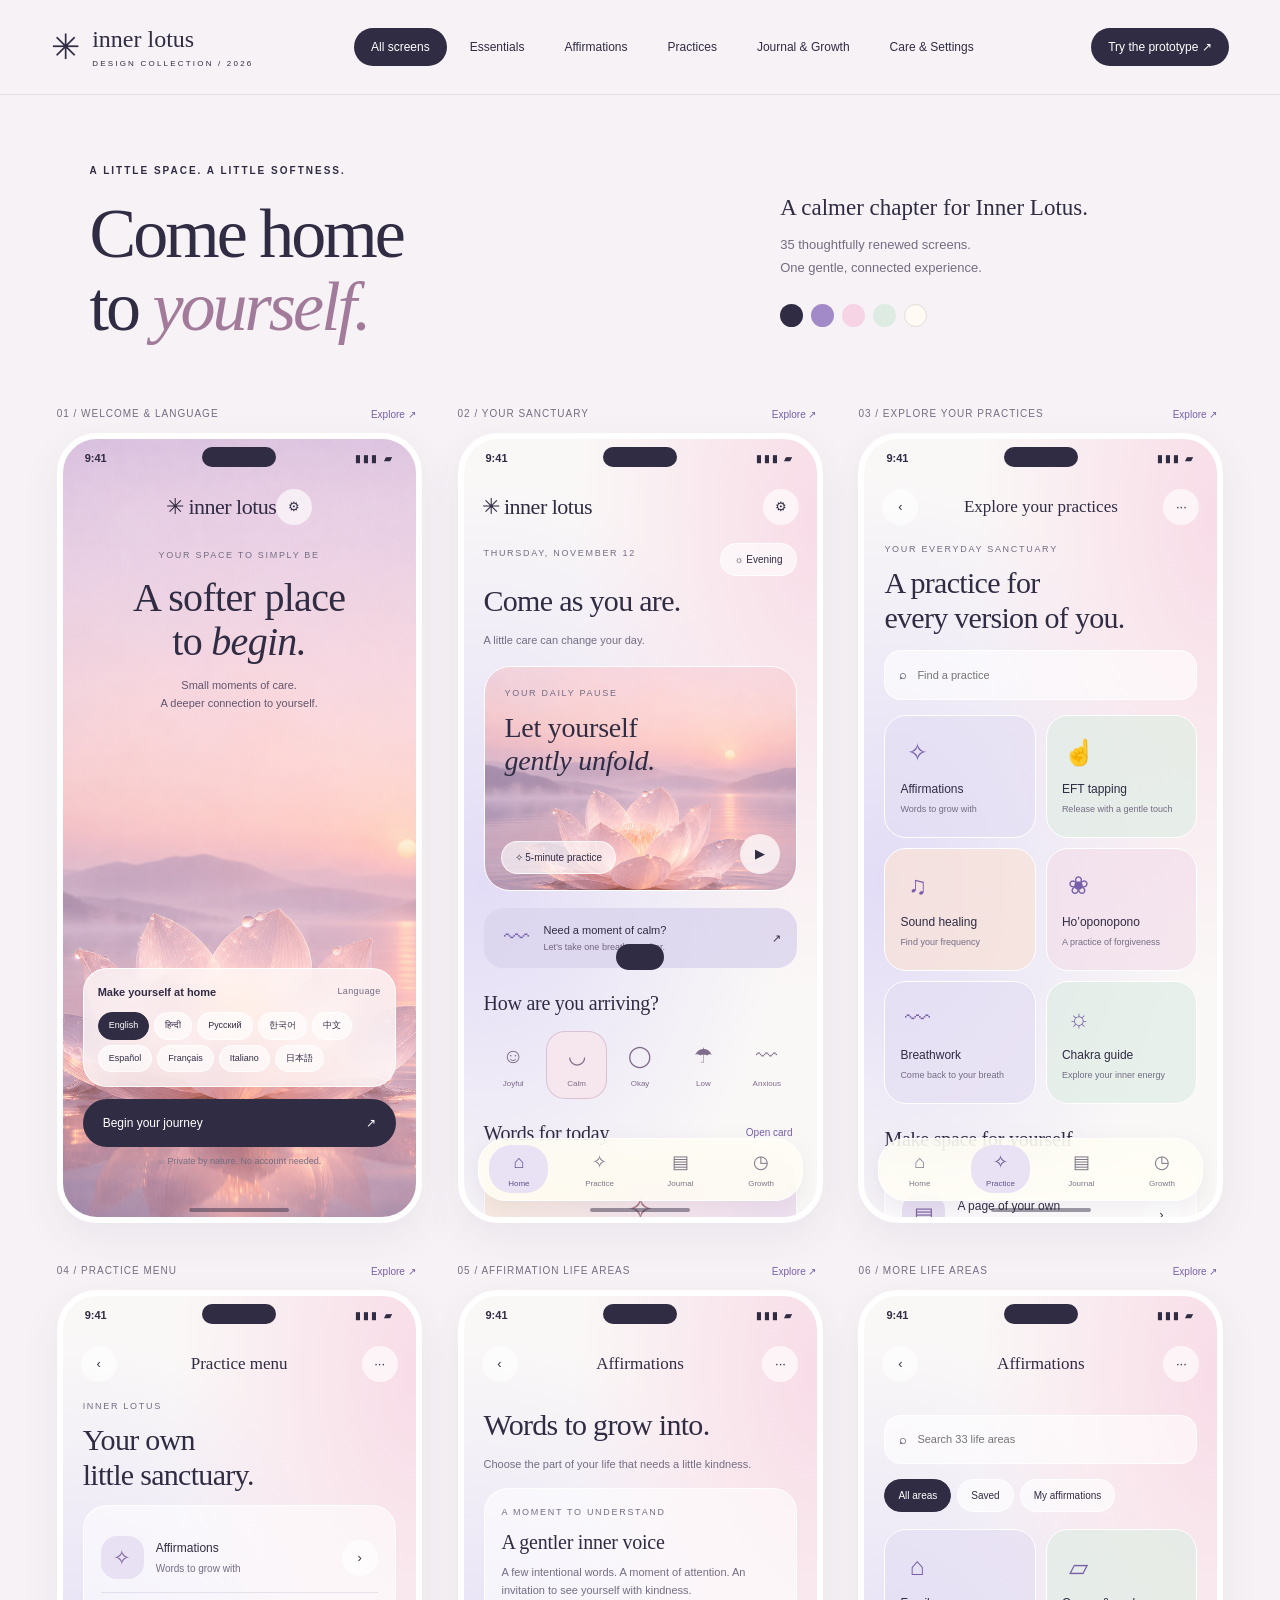
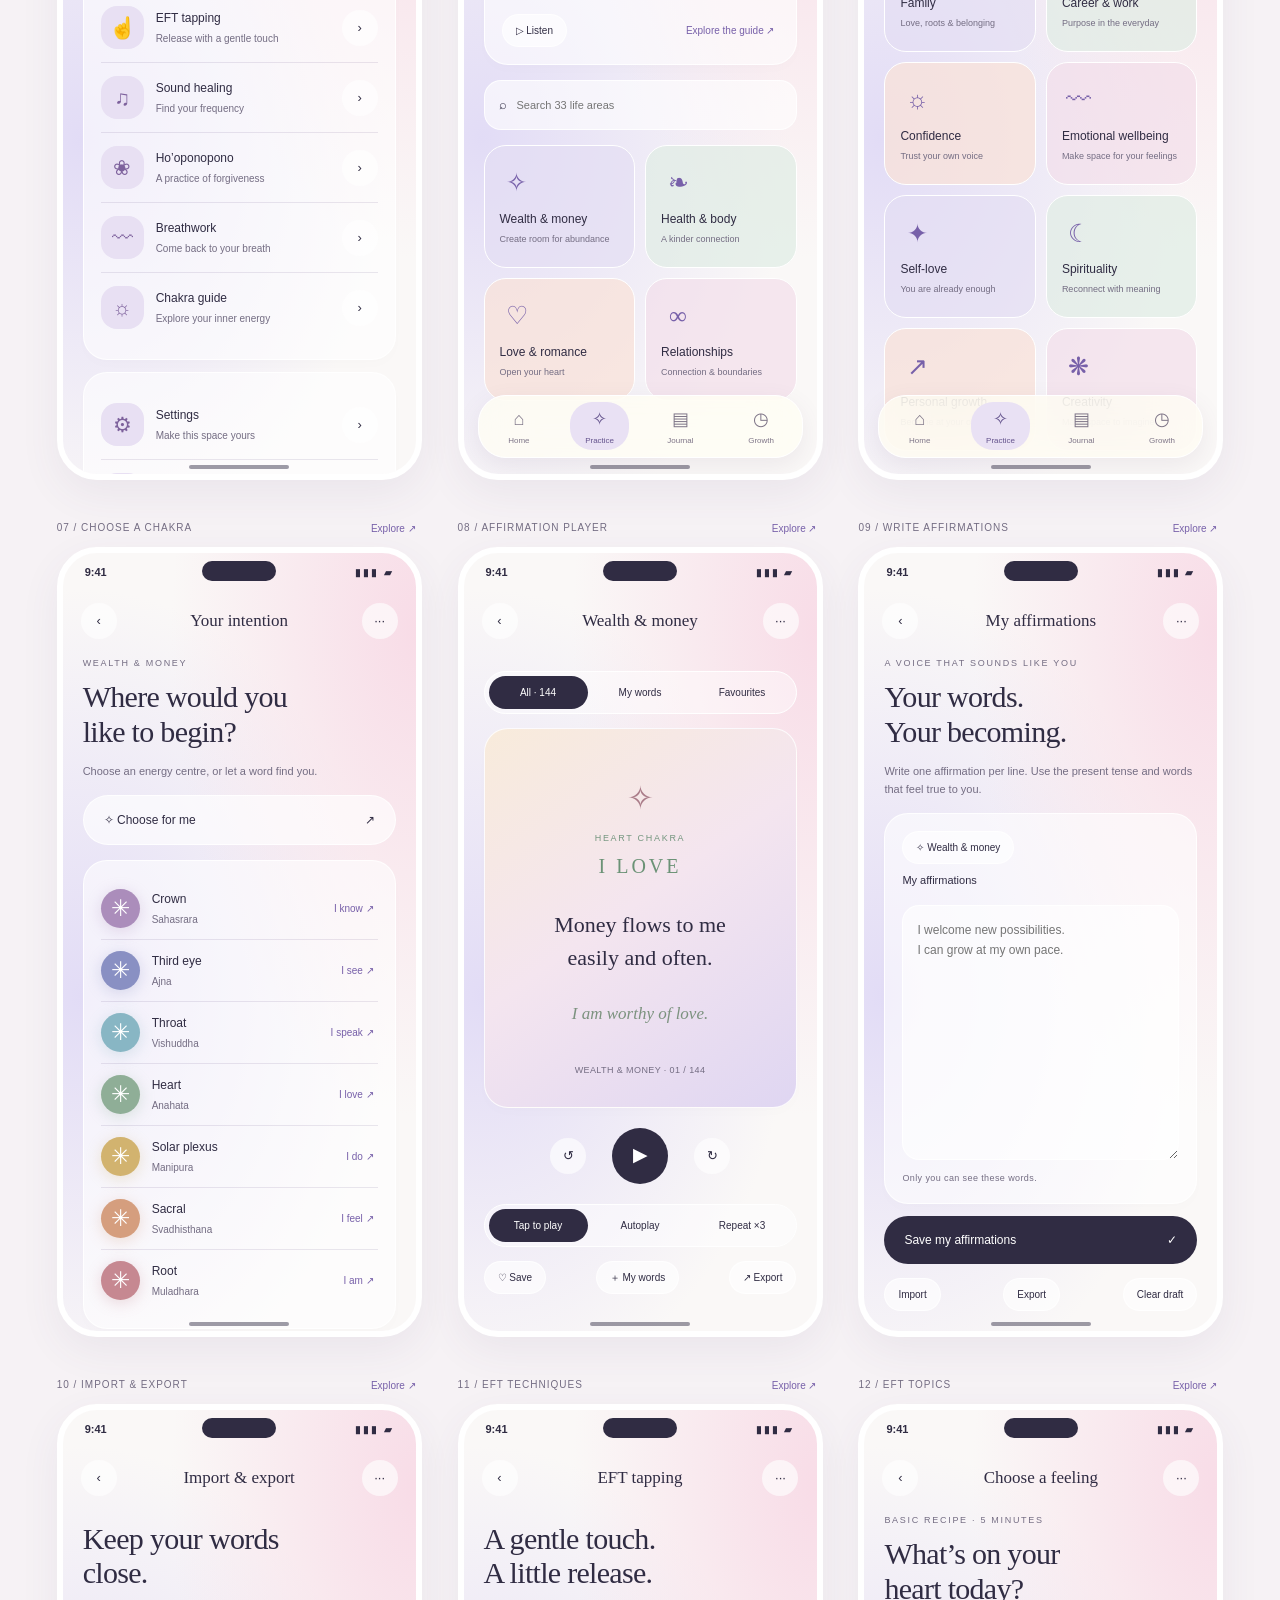
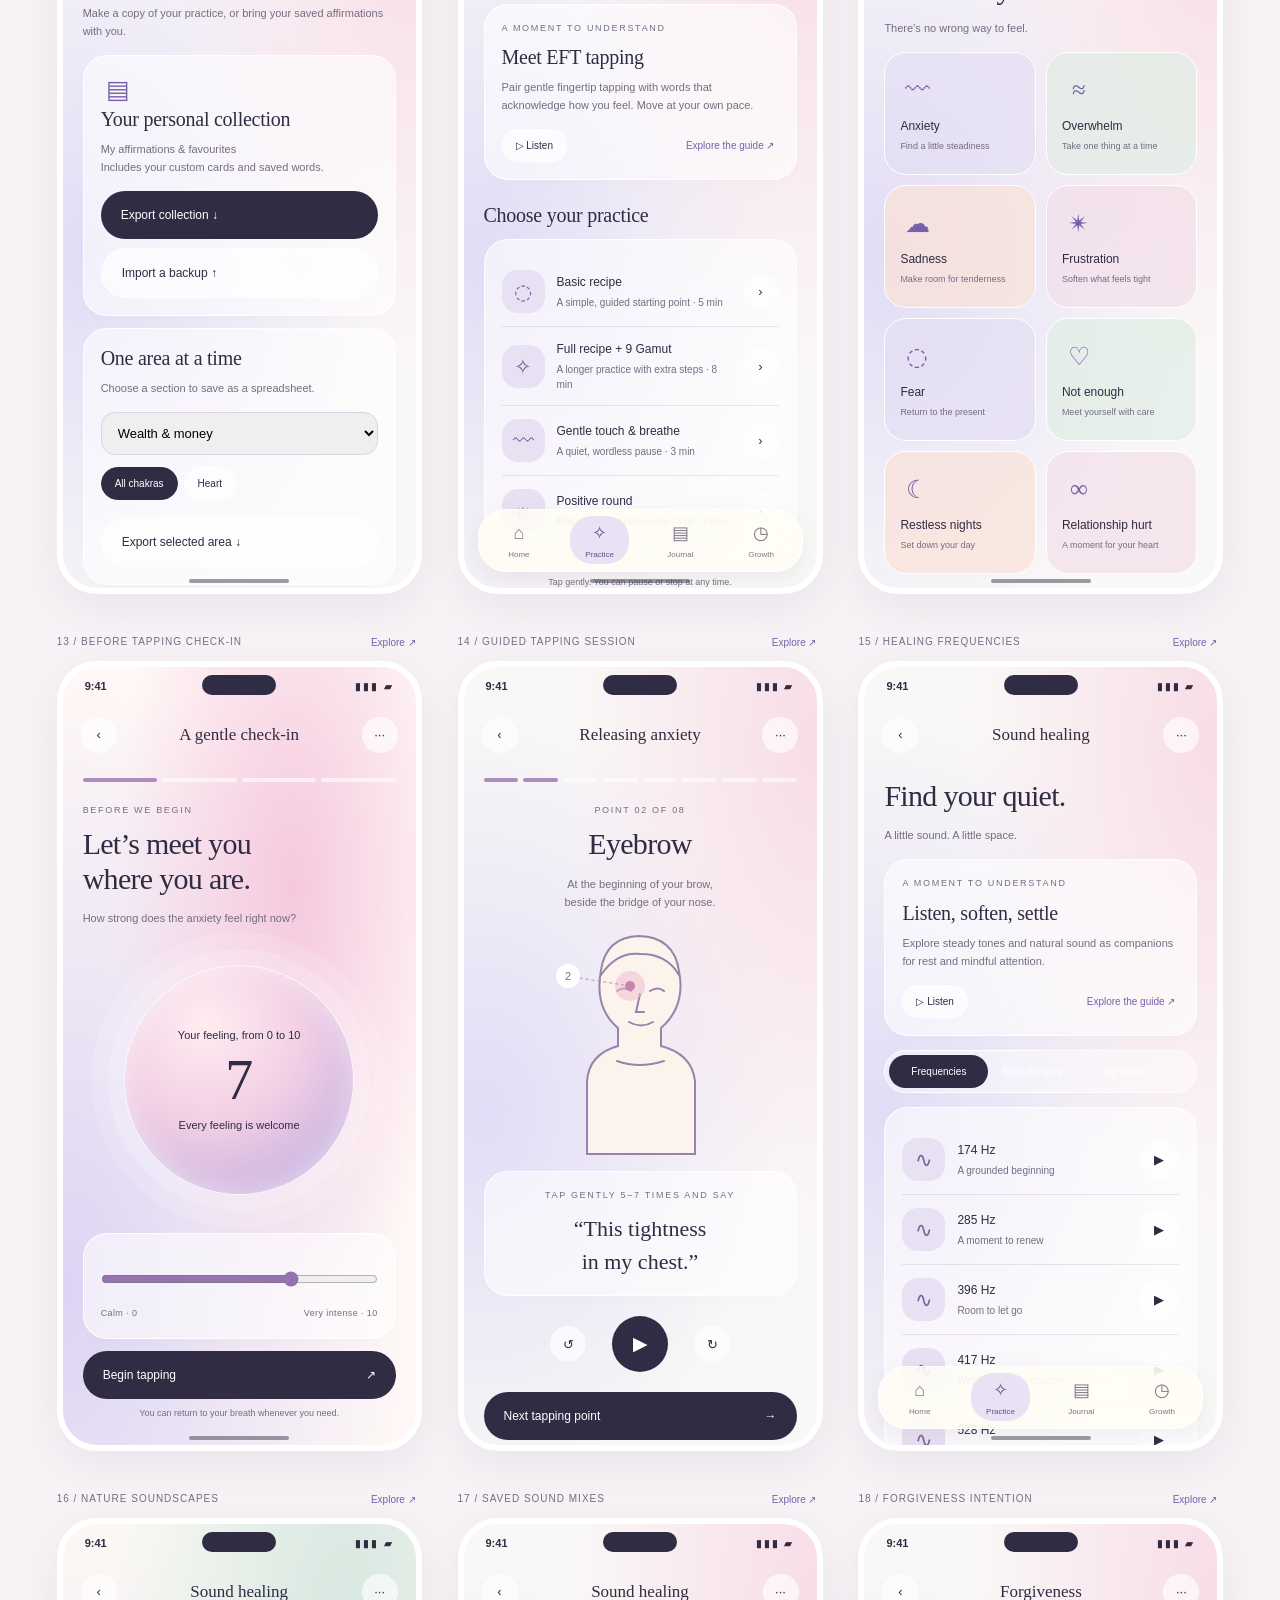
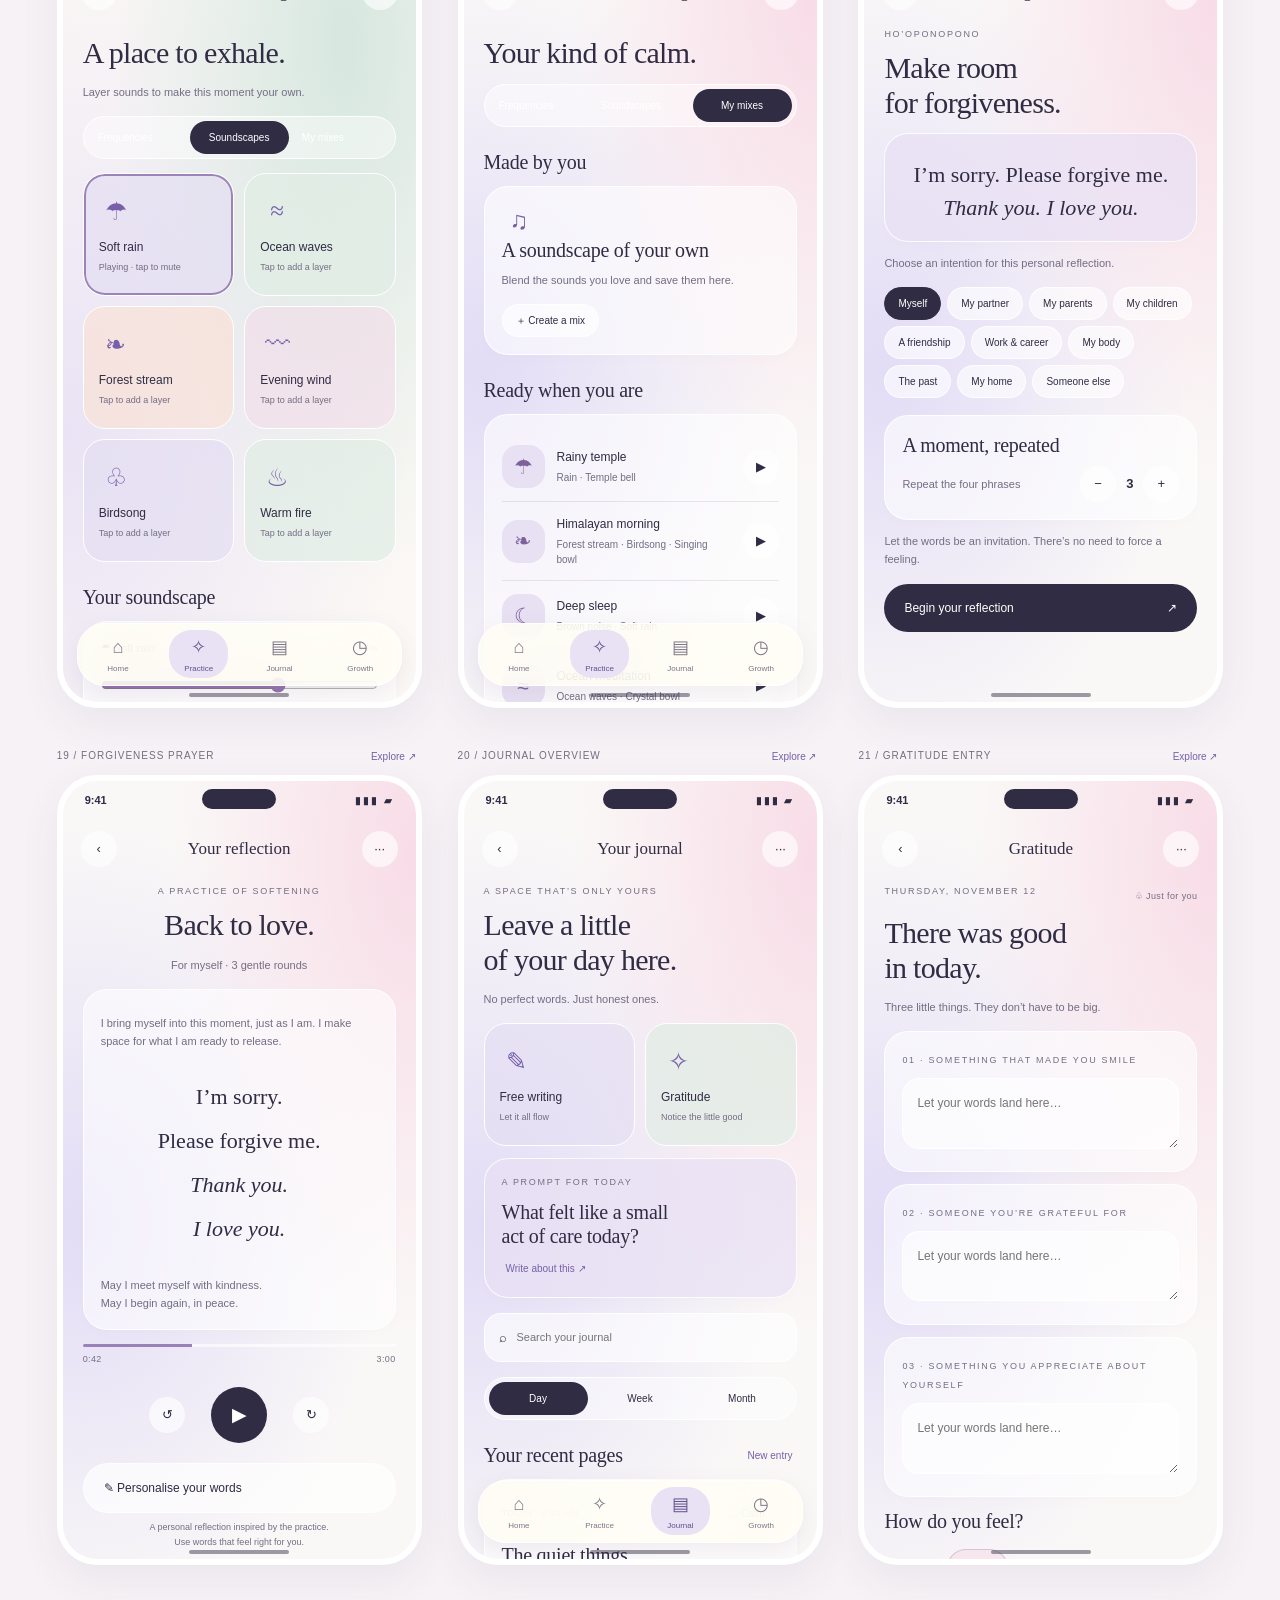
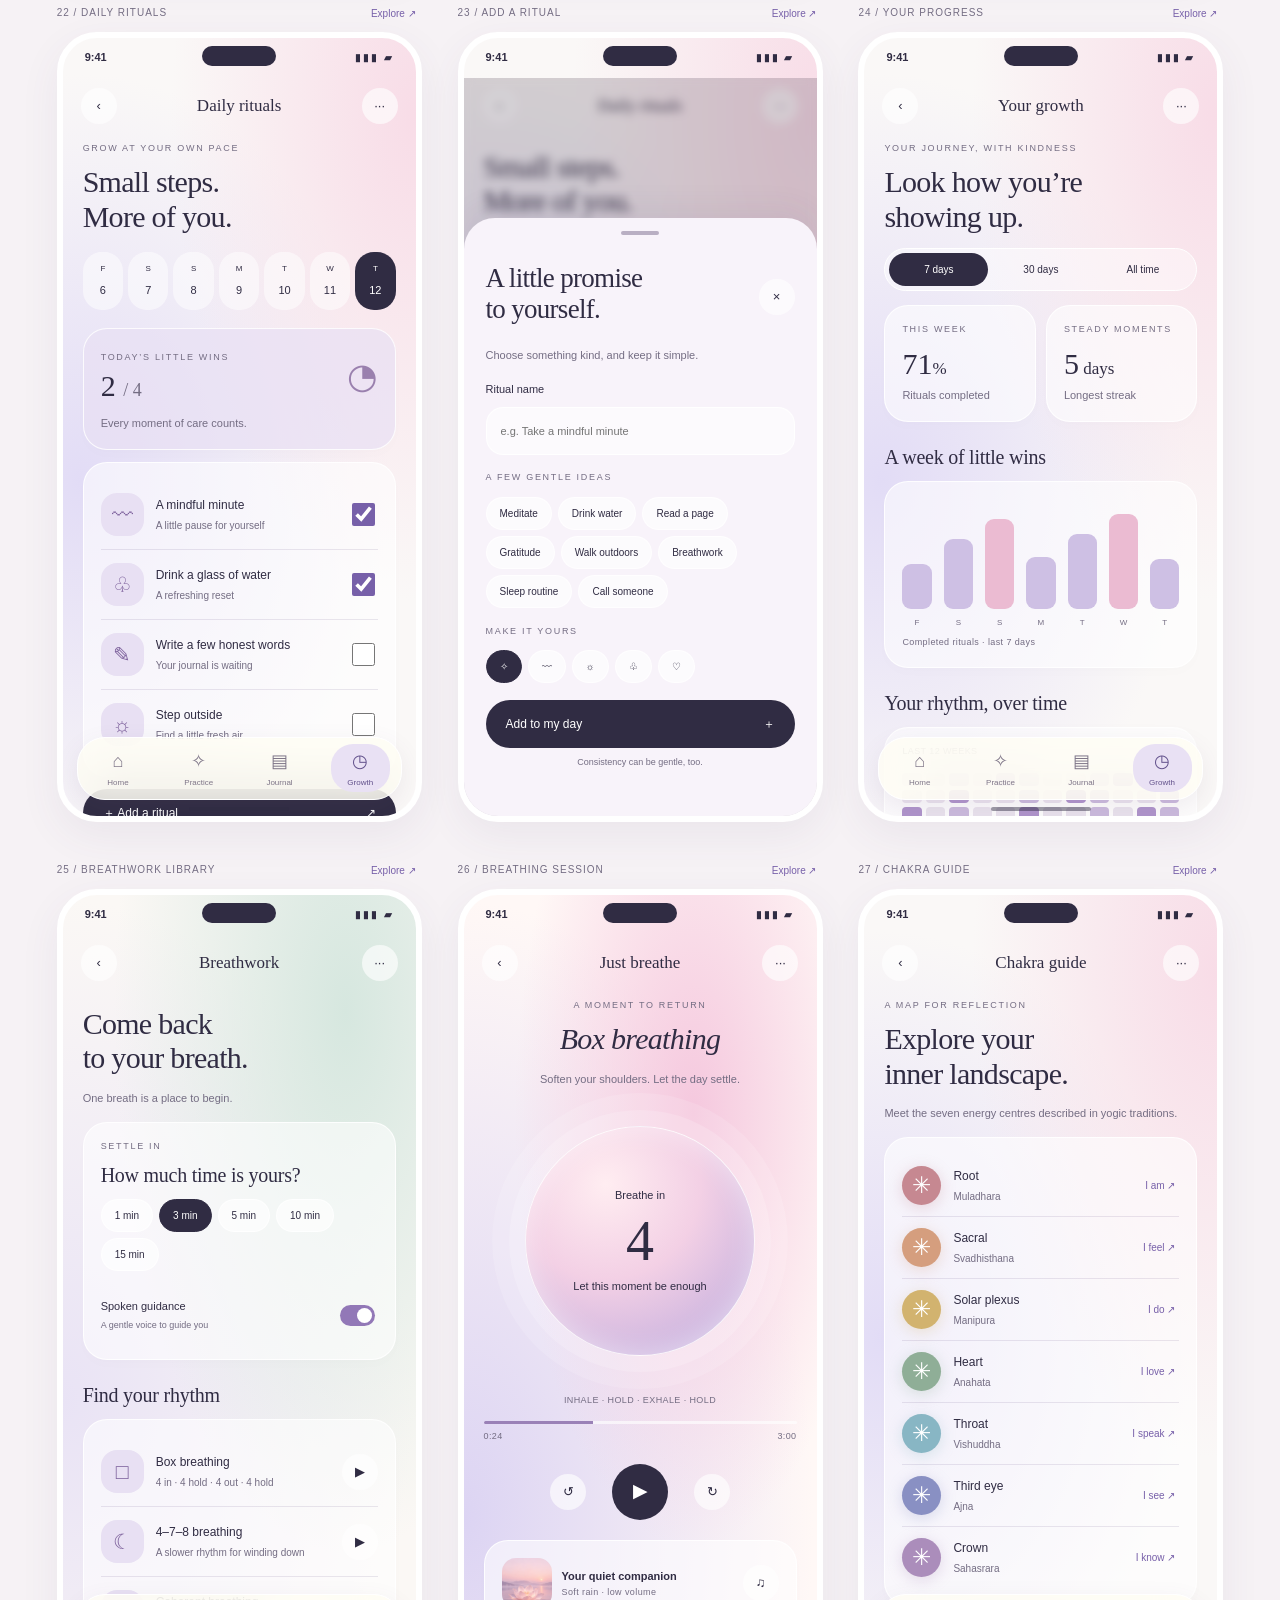
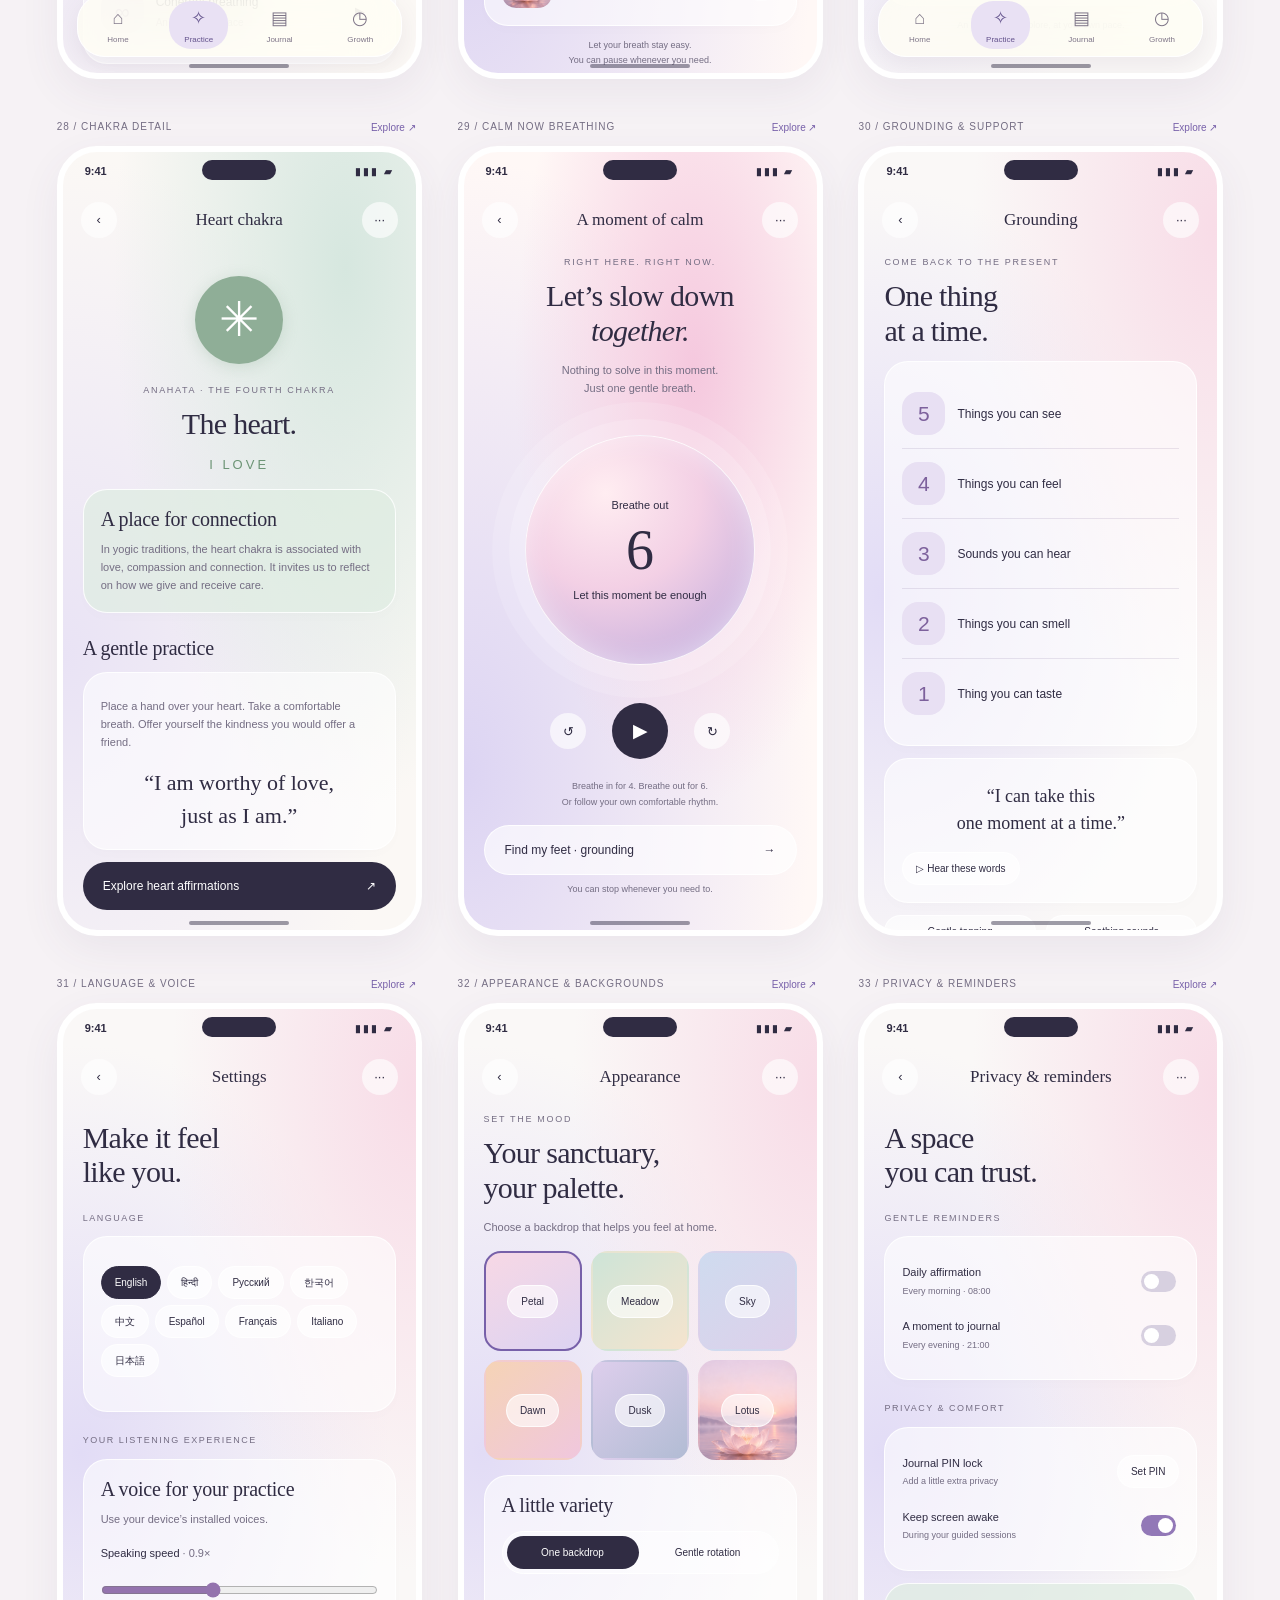
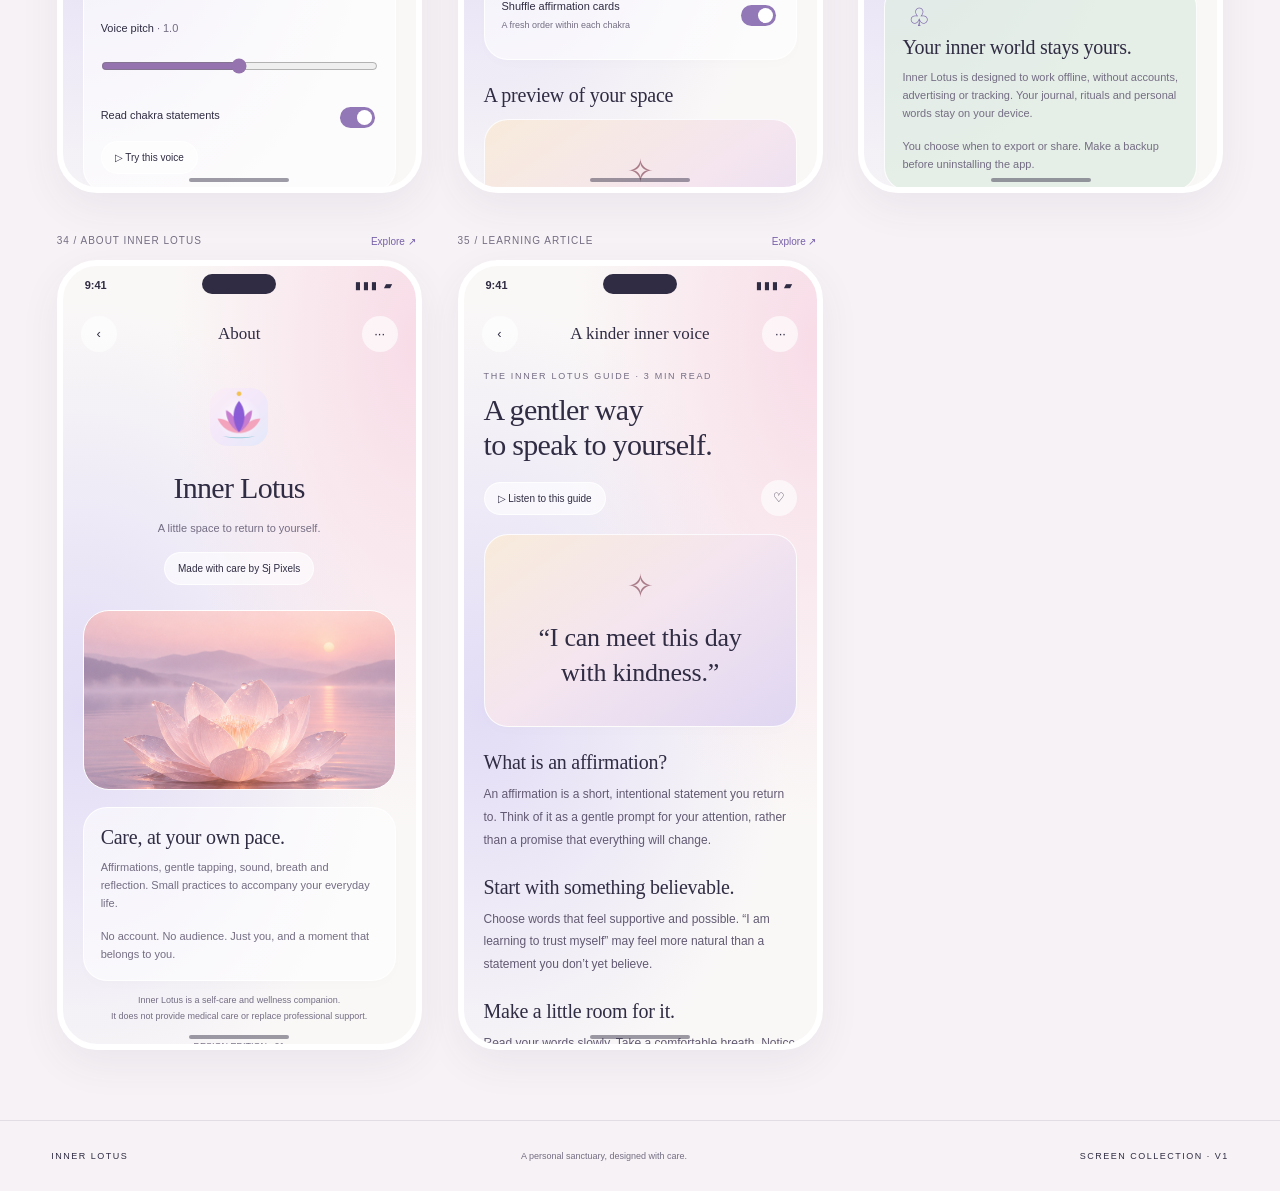
<file: docs/design/prototype/index.html>
<!doctype html><html lang="en"><head><meta charset="utf-8"><meta name="viewport" content="width=device-width,initial-scale=1"><title>Inner Lotus — A softer space to return to</title><link rel="stylesheet" href="styles.css"></head><body><header class="studio"><a class="brand" href="#">✳ <span>inner lotus<small>DESIGN COLLECTION / 2026</small></span></a><nav id="filters" aria-label="Screen groups"></nav><button id="mode">Try the prototype ↗</button></header><section class="intro"><div><p class="eyebrow">A LITTLE SPACE. A LITTLE SOFTNESS.</p><h1>Come home<br>to <em>yourself.</em></h1></div><div class="intro-note"><p>A calmer chapter for Inner Lotus.</p><span>35 thoughtfully renewed screens.<br>One gentle, connected experience.</span><div class="swatches"><i></i><i></i><i></i><i></i><i></i></div></div></section><main id="gallery"></main><aside id="prototype" hidden><div class="proto-controls"><button id="close">← All screens</button><select id="screenSelect" aria-label="Choose screen"></select><button id="previous" aria-label="Previous screen">←</button><button id="next" aria-label="Next screen">→</button><span>Interactive design prototype · sample data</span></div><div id="stage"></div></aside><div id="toast" role="status"></div><footer class="studio-footer">INNER LOTUS <span>A personal sanctuary, designed with care.</span> SCREEN COLLECTION · V1</footer><script src="app.js"></script></body></html>
</file>
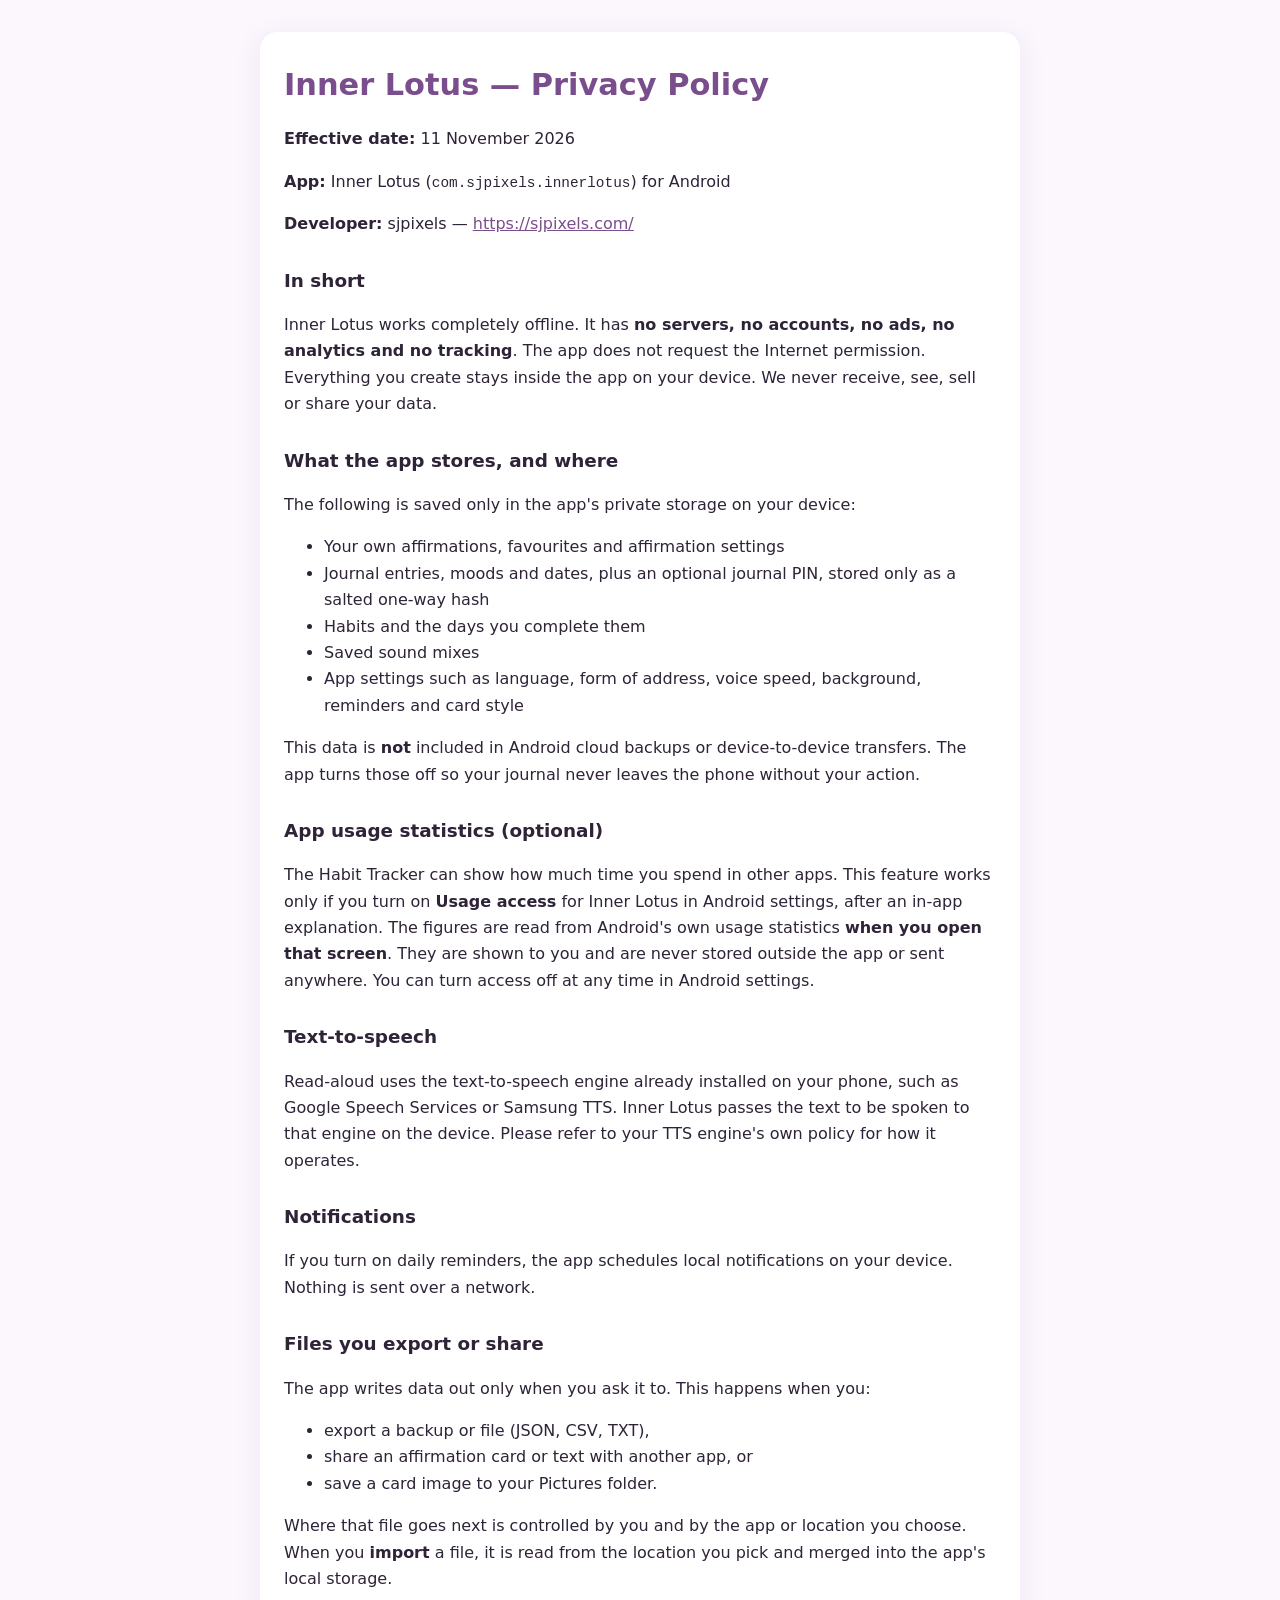
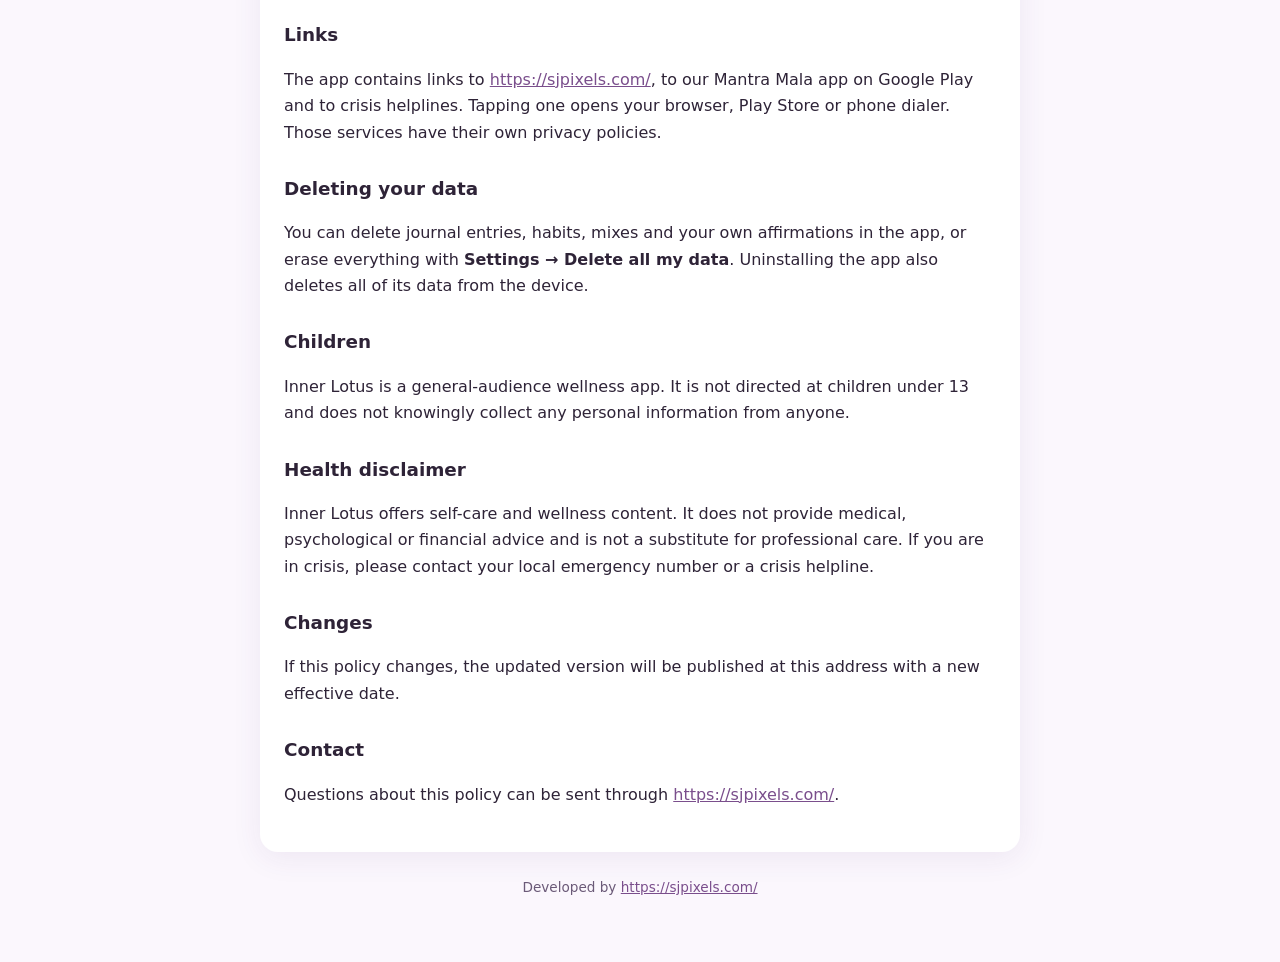
<file: docs/privacy-policy.html>
<!doctype html>
<html lang="en"><head><meta charset="utf-8"><meta name="viewport" content="width=device-width,initial-scale=1">
<title>Inner Lotus — Privacy Policy</title>
<style>
:root{--bg:#fbf7fd;--ink:#2e2337;--soft:#6b5a78;--accent:#7a4e8c;--card:#ffffff}
@media (prefers-color-scheme:dark){:root{--bg:#1c1622;--ink:#efe6f5;--soft:#bcaacb;--accent:#d7a9ea;--card:#251d2c}}
body{margin:0;background:var(--bg);color:var(--ink);font:16px/1.65 system-ui,-apple-system,"Segoe UI",Roboto,sans-serif}
main{max-width:760px;margin:0 auto;padding:32px 16px 64px}
.card{background:var(--card);border-radius:18px;padding:28px 24px;box-shadow:0 6px 30px rgba(80,40,110,.08)}
h1{font-size:1.9rem;margin:0 0 12px;color:var(--accent)} h2{font-size:1.15rem;margin:28px 0 6px}
p,li{color:var(--ink)} a{color:var(--accent)} code{font-size:.9em}
footer{text-align:center;color:var(--soft);font-size:.85rem;margin-top:24px}
</style></head><body><main><div class="card">
<h1>Inner Lotus — Privacy Policy</h1>
<p><strong>Effective date:</strong> 11 November 2026</p>
<p><strong>App:</strong> Inner Lotus (<code>com.sjpixels.innerlotus</code>) for Android</p>
<p><strong>Developer:</strong> sjpixels — <a href="https://sjpixels.com/">https://sjpixels.com/</a></p>
<h2>In short</h2>
<p>Inner Lotus works completely offline. It has <strong>no servers, no accounts, no ads, no analytics and no tracking</strong>. The app does not request the Internet permission. Everything you create stays inside the app on your device. We never receive, see, sell or share your data.</p>
<h2>What the app stores, and where</h2>
<p>The following is saved only in the app's private storage on your device:</p>
<ul>
<li>Your own affirmations, favourites and affirmation settings</li>
<li>Journal entries, moods and dates, plus an optional journal PIN, stored only as a salted one-way hash</li>
<li>Habits and the days you complete them</li>
<li>Saved sound mixes</li>
<li>App settings such as language, form of address, voice speed, background, reminders and card style</li>
</ul>
<p>This data is <strong>not</strong> included in Android cloud backups or device-to-device transfers. The app turns those off so your journal never leaves the phone without your action.</p>
<h2>App usage statistics (optional)</h2>
<p>The Habit Tracker can show how much time you spend in other apps. This feature works only if you turn on <strong>Usage access</strong> for Inner Lotus in Android settings, after an in-app explanation. The figures are read from Android's own usage statistics <strong>when you open that screen</strong>. They are shown to you and are never stored outside the app or sent anywhere. You can turn access off at any time in Android settings.</p>
<h2>Text-to-speech</h2>
<p>Read-aloud uses the text-to-speech engine already installed on your phone, such as Google Speech Services or Samsung TTS. Inner Lotus passes the text to be spoken to that engine on the device. Please refer to your TTS engine's own policy for how it operates.</p>
<h2>Notifications</h2>
<p>If you turn on daily reminders, the app schedules local notifications on your device. Nothing is sent over a network.</p>
<h2>Files you export or share</h2>
<p>The app writes data out only when you ask it to. This happens when you:</p>
<ul>
<li>export a backup or file (JSON, CSV, TXT),</li>
<li>share an affirmation card or text with another app, or</li>
<li>save a card image to your Pictures folder.</li>
</ul>
<p>Where that file goes next is controlled by you and by the app or location you choose. When you <strong>import</strong> a file, it is read from the location you pick and merged into the app's local storage.</p>
<h2>Links</h2>
<p>The app contains links to <a href="https://sjpixels.com/">https://sjpixels.com/</a>, to our Mantra Mala app on Google Play and to crisis helplines. Tapping one opens your browser, Play Store or phone dialer. Those services have their own privacy policies.</p>
<h2>Deleting your data</h2>
<p>You can delete journal entries, habits, mixes and your own affirmations in the app, or erase everything with <strong>Settings → Delete all my data</strong>. Uninstalling the app also deletes all of its data from the device.</p>
<h2>Children</h2>
<p>Inner Lotus is a general-audience wellness app. It is not directed at children under 13 and does not knowingly collect any personal information from anyone.</p>
<h2>Health disclaimer</h2>
<p>Inner Lotus offers self-care and wellness content. It does not provide medical, psychological or financial advice and is not a substitute for professional care. If you are in crisis, please contact your local emergency number or a crisis helpline.</p>
<h2>Changes</h2>
<p>If this policy changes, the updated version will be published at this address with a new effective date.</p>
<h2>Contact</h2>
<p>Questions about this policy can be sent through <a href="https://sjpixels.com/">https://sjpixels.com/</a>.</p>
</div><footer>Developed by <a href="https://sjpixels.com/">https://sjpixels.com/</a></footer></main></body></html>
</file>
<file: docs/design/prototype/styles.css>
:root{--ink:#302c43;--muted:#746d83;--purple:#7760a9;--pink:#f6d4e6;--lavender:#e6dff7;--sage:#deebe3;--cream:#fcf8f5;--line:rgba(97,73,123,.13);--radius:24px}*{box-sizing:border-box}body{margin:0;background:#f6f2f5;color:var(--ink);font-family:Arial,Helvetica,sans-serif}button,input,textarea,select{font:inherit}button,a,input,textarea,select{-webkit-tap-highlight-color:transparent}button{cursor:pointer;border:0;color:inherit}button:focus-visible,a:focus-visible,select:focus-visible,input:focus-visible,textarea:focus-visible{outline:3px solid #8660bc;outline-offset:3px}button{transition:transform .18s,background .18s}button:hover{filter:brightness(.97)}button:active{transform:scale(.98)}.studio{display:flex;align-items:center;justify-content:space-between;padding:26px 4vw;border-bottom:1px solid var(--line);gap:24px}.brand{display:flex;gap:12px;text-decoration:none;color:var(--ink);font-size:35px;align-items:center}.brand span{font:24px Georgia,serif}.brand small{display:block;font:8px Arial;letter-spacing:2.2px;margin-top:6px}.studio nav{display:flex;gap:6px;flex-wrap:wrap}.studio button,.proto-controls button{padding:12px 17px;border-radius:30px;background:white;font-size:12px}.studio nav button{background:transparent}.studio nav button.active,#mode{background:var(--ink);color:white}.intro{display:flex;justify-content:space-between;align-items:center;padding:60px 7vw 64px}.eyebrow{font-size:10px;letter-spacing:2px;font-weight:600}h1{font:70px/1.04 Georgia,serif;letter-spacing:-3px;margin:22px 0 0}h1 em{font-weight:400;color:#a27b9b}.intro-note{padding-right:8vw}.intro-note p{font:23px Georgia;margin-bottom:12px}.intro-note span{color:var(--muted);font-size:13px;line-height:1.8}.swatches{display:flex;gap:8px;margin-top:24px}.swatches i{height:23px;width:23px;border-radius:50%;background:var(--ink)}.swatches i:nth-child(2){background:#a18ac7}.swatches i:nth-child(3){background:var(--pink)}.swatches i:nth-child(4){background:var(--sage)}.swatches i:nth-child(5){background:#fffaf3;border:1px solid #e4dcd9}#gallery{display:grid;grid-template-columns:repeat(auto-fit, minmax(365px,1fr));gap:42px 25px;padding:0 4vw 70px;max-width:1800px;margin:auto}.screen-wrap{min-width:0;display:flex;align-items:center;flex-direction:column}.screen-label{display:flex;justify-content:space-between;width:365px;margin-bottom:12px;color:var(--muted);font-size:10px;letter-spacing:1px;text-transform:uppercase}.screen-label button{background:none;font-size:10px;color:var(--purple)}.phone{width:365px;height:790px;position:relative;overflow:hidden;border-radius:40px;background:radial-gradient(ellipse at 100% 10%,#f8dce7 0,transparent 49%),radial-gradient(ellipse at 5% 57%,#e2dcf6 0,transparent 65%),#faf8f7;border:6px solid #fff;box-shadow:0 14px 40px #59436c12;flex-shrink:0;font-size:13px;line-height:1.5}.phone.mint{background:radial-gradient(ellipse at 80% 15%,#d6e7df,transparent 58%),radial-gradient(ellipse at 0 65%,#e9e3f5,transparent 70%),#fbf8f5}.phone.rose{background:radial-gradient(ellipse at 65% 28%,#f5c8de,transparent 55%),radial-gradient(ellipse at 0% 80%,#dcd4f3,transparent 70%),#fff8f6}.status{height:40px;display:flex;justify-content:space-between;align-items:center;padding:0 22px;font-size:11px;font-weight:700;position:relative;z-index:2}.status b{font-size:10px;letter-spacing:2px}.island{width:74px;height:20px;border-radius:20px;background:#302c43;position:absolute;top:8px;left:50%;transform:translateX(-50%)}.topbar{height:56px;padding:0 18px;display:flex;align-items:center;justify-content:space-between;position:relative;z-index:2}.topbar h2{font:17px Georgia;margin:0}.circle{display:inline-flex;align-items:center;justify-content:center;border-radius:50%;width:36px;height:36px;background:#ffffffa6;flex-shrink:0}.topbar .wordmark{font:22px Georgia;letter-spacing:-.5px}.content{height:calc(100% - 96px);overflow:auto;padding:8px 20px 90px;scrollbar-width:none;position:relative}.content::-webkit-scrollbar{display:none}.phone.no-nav .content{padding-bottom:35px}.phone h3{font:30px/1.15 Georgia,serif;letter-spacing:-.7px;margin:8px 0 13px}.phone h4{font:20px/1.2 Georgia,serif;margin:0 0 9px;letter-spacing:-.25px}.phone p{margin:7px 0 15px}.muted{color:var(--muted)}.small{font-size:11px;line-height:1.65}.micro{font-size:9px;color:var(--muted);letter-spacing:.4px}.kicker{font-size:9px;text-transform:uppercase;letter-spacing:1.7px;color:var(--muted);margin-bottom:10px}.row{display:flex;gap:10px;align-items:center;justify-content:space-between}.section-heading{display:flex;align-items:center;justify-content:space-between;margin:23px 0 12px}.section-heading h4{margin:0}.text-btn{background:none;color:var(--purple);font-size:10px;padding:4px}.card{padding:17px;border:1px solid #ffffffd9;background:#ffffff91;border-radius:var(--radius);margin-bottom:12px;box-shadow:0 5px 12px #63537d03;position:relative}.card.tint{background:#e8e0f4b3}.card.peach{background:#fae3d7a6}.card.sage{background:#dfece2bd}.card p:last-child{margin-bottom:0}.grid2{display:grid;grid-template-columns:1fr 1fr;gap:10px}.grid2 .card{margin:0}.tile{min-height:123px;text-align:left;padding:15px;border-radius:22px;background:#ffffffa6;border:1px solid #fff}.tile strong{display:block;font-size:12px;font-weight:500;margin:10px 0 5px}.tile small{font-size:9px;color:var(--muted);display:block}.symbol{display:inline-flex;align-items:center;justify-content:center;font:25px Georgia;color:var(--purple);height:34px;width:34px}.tile:nth-child(4n+1){background:#e5def3aa}.tile:nth-child(4n+2){background:#e1ede5bb}.tile:nth-child(4n+3){background:#fae3d9bb}.tile:nth-child(4n+4){background:#f4dfeaaa}.pill{display:inline-flex;align-items:center;justify-content:center;border-radius:30px;padding:8px 13px;background:#ffffff9e;border:1px solid #ffffffc9;font-size:10px;gap:7px}.primary{border-radius:30px;background:var(--ink);color:#fff;padding:15px 20px;font-size:12px;width:100%;display:flex;align-items:center;justify-content:space-between;gap:12px}.secondary{background:#ffffffa3;border:1px solid #ffffffd9;color:var(--ink)}.pills{display:flex;gap:6px;flex-wrap:wrap;margin:12px 0 17px}.pills button.selected,.segments button.selected{background:var(--ink);color:#fff;border-color:var(--ink)}.segments{padding:4px;border:1px solid #fff;background:#ffffff66;border-radius:30px;display:flex;gap:3px;margin:14px 0}.segments button{background:none;border-radius:25px;font-size:10px;padding:9px 10px;flex:1;white-space:nowrap}.bottom-nav{position:absolute;bottom:16px;left:14px;right:14px;height:63px;border-radius:28px;background:#fffef4c9;backdrop-filter:blur(24px);box-shadow:0 8px 25px #6c517718;border:1px solid #fff;display:flex;justify-content:space-around;align-items:center;z-index:5}.bottom-nav button{display:flex;align-items:center;flex-direction:column;justify-content:center;font-size:18px;width:59px;height:48px;border-radius:22px;background:transparent;color:#7e7587;gap:2px}.bottom-nav span{font-size:8px}.bottom-nav .selected{color:#63528c;background:#e9e1f4}.home-indicator{position:absolute;bottom:5px;left:50%;transform:translateX(-50%);height:4px;width:100px;border-radius:5px;background:#302c4377;z-index:6}.hero{height:225px;background:url('assets/lotus-sanctuary.png') center 68%/cover;border:1px solid #fff;border-radius:26px;padding:20px;position:relative;margin:17px 0}.hero h4{font-size:28px;max-width:210px}.hero .pill{position:absolute;bottom:16px;left:16px}.hero .play{position:absolute;bottom:16px;right:16px}.play{width:40px;height:40px;display:inline-flex;align-items:center;justify-content:center;border-radius:50%;background:#ffffffbd;color:var(--ink)}.affirm{padding:27px 22px;background:linear-gradient(145deg,#f8ebdb,#f4e5ef 47%,#dfd6f2);min-height:215px;text-align:center}.affirm h4{font-size:26px;line-height:1.35}.affirm:before{content:'✧';display:block;font-size:32px;color:#aa7c89;margin-bottom:10px}.calm-strip{display:flex;gap:10px;align-items:center;padding:13px 16px;border-radius:20px;background:#dad4edc9;margin:16px 0;font-size:11px;cursor:pointer}.calm-strip span:nth-child(2){flex:1}.calm-strip small{display:block;color:#726581;font-size:9px;margin-top:2px}.list-item{display:flex;align-items:center;gap:12px;padding:13px 0;border-bottom:1px solid var(--line)}.list-item:last-child{border-bottom:0}.list-item .detail{flex:1}.list-item strong{display:block;font-size:12px;font-weight:500}.list-item small{display:block;font-size:10px;color:var(--muted);margin-top:4px}.badge{width:43px;height:43px;display:flex;justify-content:center;align-items:center;background:#e8e0f3;border-radius:16px;color:#7d619c;font-size:21px;flex-shrink:0}.search,input[type=text],textarea{width:100%;background:#fff9;border:1px solid #ffffffd9;border-radius:17px;padding:14px;color:var(--ink);outline-offset:2px}.search{display:flex;gap:10px;align-items:center;margin:15px 0}.search input{padding:0;background:none;border:0;width:100%;font-size:11px}.search:focus-within{outline:2px solid var(--purple)}textarea{resize:vertical;min-height:105px;line-height:1.7;font-size:12px}.moods{display:flex;justify-content:space-between;gap:4px;margin:17px 0}.moods button{background:none;border-radius:18px;padding:8px 4px;flex:1;font-size:21px;color:#7f6b8a}.moods small{display:block;font-size:8px;margin-top:6px}.moods .selected{background:#f6e6ed;box-shadow:0 0 0 1px #dbc1d4}.center{text-align:center}.breath-orb{width:230px;height:230px;border-radius:50%;margin:38px auto;display:flex;flex-direction:column;align-items:center;justify-content:center;background:radial-gradient(circle at 35% 25%,#ffedf1,#f3d0e5 42%,#bca9dd 95%);box-shadow:0 0 0 16px #ffffff29,0 0 0 33px #ffffff20,inset 0 0 28px #fff8;border:1px solid #fffd}.breath-orb strong{font:56px Georgia;margin:5px}.breath-orb small{font-size:11px}.breathe-active{animation:breathe 8s ease-in-out infinite}@keyframes breathe{50%{transform:scale(.9)}}.player{display:flex;gap:26px;align-items:center;justify-content:center;margin:20px 0}.player .play{width:56px;height:56px;background:var(--ink);color:white;font-size:19px}.progress{height:3px;background:#ffffffa3;border-radius:3px;margin:14px 0 6px;overflow:hidden}.progress:before{content:'';display:block;background:#9a81b7;width:35%;height:100%}.quote{font:22px/1.5 Georgia;text-align:center}.big-number{font:66px Georgia;line-height:1.2}.range{accent-color:#9473ae;width:100%;margin:20px 0}.check{width:23px;height:23px;accent-color:var(--purple)}.toggle{appearance:none;width:35px;height:21px;background:#d7d0e0;border-radius:15px;position:relative;cursor:pointer;flex-shrink:0}.toggle:before{content:'';position:absolute;width:15px;height:15px;left:3px;top:3px;border-radius:50%;background:white;transition:.2s}.toggle:checked{background:#9278b7}.toggle:checked:before{left:17px}.days{display:flex;gap:5px;margin:18px 0}.days button{background:#ffffff85;border-radius:19px;flex:1;padding:11px 0;font-size:11px}.days small{display:block;font-size:8px;margin-bottom:7px}.days button.selected{background:var(--ink);color:white}.bars{display:flex;gap:12px;align-items:end;height:130px;padding-top:15px}.bar-col{flex:1;display:flex;flex-direction:column;align-items:center;height:100%;justify-content:flex-end;gap:8px;font-size:8px;color:var(--muted)}.bar{width:100%;border-radius:9px;background:#cec0e4}.bar-col:nth-child(3n) .bar{background:#ebbbd2}.heatmap{display:grid;grid-template-columns:repeat(12,1fr);gap:4px;margin-top:15px}.heatmap i{height:13px;border-radius:4px;background:#e9e2ed}.heatmap i:nth-child(3n){background:#cbbadd}.heatmap i:nth-child(5n){background:#af94cb}.theme-thumb{height:100px;border-radius:17px;background:linear-gradient(150deg,#f7d8e5,#dcd3f2);border:2px solid transparent}.theme-thumb.selected{border-color:var(--purple)}.themes{display:grid;grid-template-columns:repeat(3,1fr);gap:9px;margin:15px 0}.theme-thumb:nth-child(2){background:linear-gradient(140deg,#cee4d7,#f5e4ce)}.theme-thumb:nth-child(3){background:linear-gradient(140deg,#cfdbef,#ddd0ea)}.theme-thumb:nth-child(4){background:linear-gradient(140deg,#f5d3b6,#f0c7dd)}.theme-thumb:nth-child(5){background:linear-gradient(140deg,#ddceec,#b2bcd4)}.theme-thumb:nth-child(6){background:url('assets/lotus-sanctuary.png') center/cover}.welcome{background:url('assets/lotus-sanctuary.png') center/cover!important}.welcome .topbar{justify-content:center}.welcome .content{padding-top:14px}.welcome h3{font-size:40px;line-height:1.09;margin-top:14px}.welcome .welcome-bottom{position:absolute;bottom:32px;left:20px;right:20px}.welcome .language{padding:14px;background:#ffffffb3;backdrop-filter:blur(15px)}.welcome .language .pills{margin:11px 0 0;gap:5px}.welcome .pill{padding:6px 10px;font-size:9px}.welcome .subtitle{width:230px;margin:auto;color:#62566d}.modal-veil{position:absolute;inset:40px 0 0;background:#45394a38;backdrop-filter:blur(5px);z-index:3}.sheet{position:absolute;bottom:0;left:0;right:0;border-radius:31px 31px 0 0;background:#f8f3fa;padding:13px 22px 30px;z-index:4;box-shadow:0 -10px 30px #4e3f6810}.handle{width:38px;height:4px;border-radius:4px;background:#b9afc3;margin:0 auto 20px}.sheet h3{font-size:27px}.body-map{height:230px;display:block;width:190px;margin:15px auto}.chakras .list-item{padding:11px 0}.chakra-dot{border-radius:50%;width:39px;height:39px;display:flex;align-items:center;justify-content:center;font-size:23px;color:#fff;background:var(--chakra);box-shadow:0 3px 15px color-mix(in srgb,var(--chakra),transparent 70%)}.chakra-caption{font-size:8px;text-transform:uppercase;letter-spacing:1px}.quiet-note{text-align:center;color:var(--muted);font-size:9px;line-height:1.7;margin:15px 0}.text-page p{font-size:12px;line-height:1.9;color:#625a72}.text-page h4{margin-top:23px}.mini-art{width:50px;height:50px;background:url('assets/lotus-sanctuary.png') center 80%/cover;border-radius:14px}.lotus-logo{width:58px;height:58px;border-radius:18px;object-fit:cover}.settings-label{font-size:9px;text-transform:uppercase;letter-spacing:1.5px;margin:22px 0 11px;color:var(--muted)}.switch-row{display:flex;justify-content:space-between;align-items:center;gap:16px;padding:10px 0;font-size:11px}.switch-row small{display:block;color:var(--muted);font-size:9px;margin-top:4px}.stat{font:30px Georgia;margin:4px 0}.read-progress{display:flex;gap:5px;margin:7px 0 22px}.read-progress i{height:4px;flex:1;border-radius:5px;background:#fff9}.read-progress i.done{background:#ac8dbb}#prototype{position:fixed;inset:0;background:#ebe4ed;z-index:20;overflow:auto}#prototype[hidden]{display:none}.proto-controls{display:flex;align-items:center;justify-content:center;gap:12px;padding:17px;flex-wrap:wrap}.proto-controls select{border:1px solid #d9cedf;background:white;border-radius:20px;padding:10px;font-size:12px;max-width:260px}.proto-controls span{font-size:10px;color:var(--muted)}#stage{display:flex;justify-content:center;padding:10px 0 30px}#toast{position:fixed;bottom:30px;left:50%;transform:translateX(-50%) translateY(100px);padding:13px 24px;border-radius:30px;background:var(--ink);color:white;font-size:12px;z-index:30;transition:.2s}#toast.visible{transform:translateX(-50%) translateY(0)}.studio-footer{display:flex;justify-content:space-between;border-top:1px solid var(--line);padding:30px 4vw;font-size:9px;letter-spacing:1.5px}.studio-footer span{letter-spacing:0;color:var(--muted)}@media(max-width:800px){.studio{flex-wrap:wrap}.studio nav{order:3}.intro{padding:40px 7vw;gap:25px}.intro h1{font-size:48px}.intro-note{padding:0}.intro-note p{font-size:18px}#gallery{grid-template-columns:1fr;padding:0 10px 50px}.intro-note span{font-size:11px}.studio-footer span{display:none}}@media(prefers-reduced-motion:reduce){*{animation:none!important;transition:none!important}}@media print{.studio,.intro,.studio-footer,.screen-label button{display:none}#gallery{display:grid;grid-template-columns:repeat(3,365px);padding:0;gap:24px}.screen-wrap{break-inside:avoid}.phone{box-shadow:none}body{-webkit-print-color-adjust:exact;print-color-adjust:exact}}

/* Interaction and overlay refinements */
.modal-veil{z-index:7}.sheet{z-index:8}.sound.selected{box-shadow:inset 0 0 0 2px #9d84b8}.tile[hidden]{display:none}.grid2 + .card{margin-top:12px}
@media (min-width:600px) and (max-height:900px){#stage .phone{zoom:.84}}
@media (min-width:600px) and (max-height:750px){#stage .phone{zoom:.70}}
</file>
